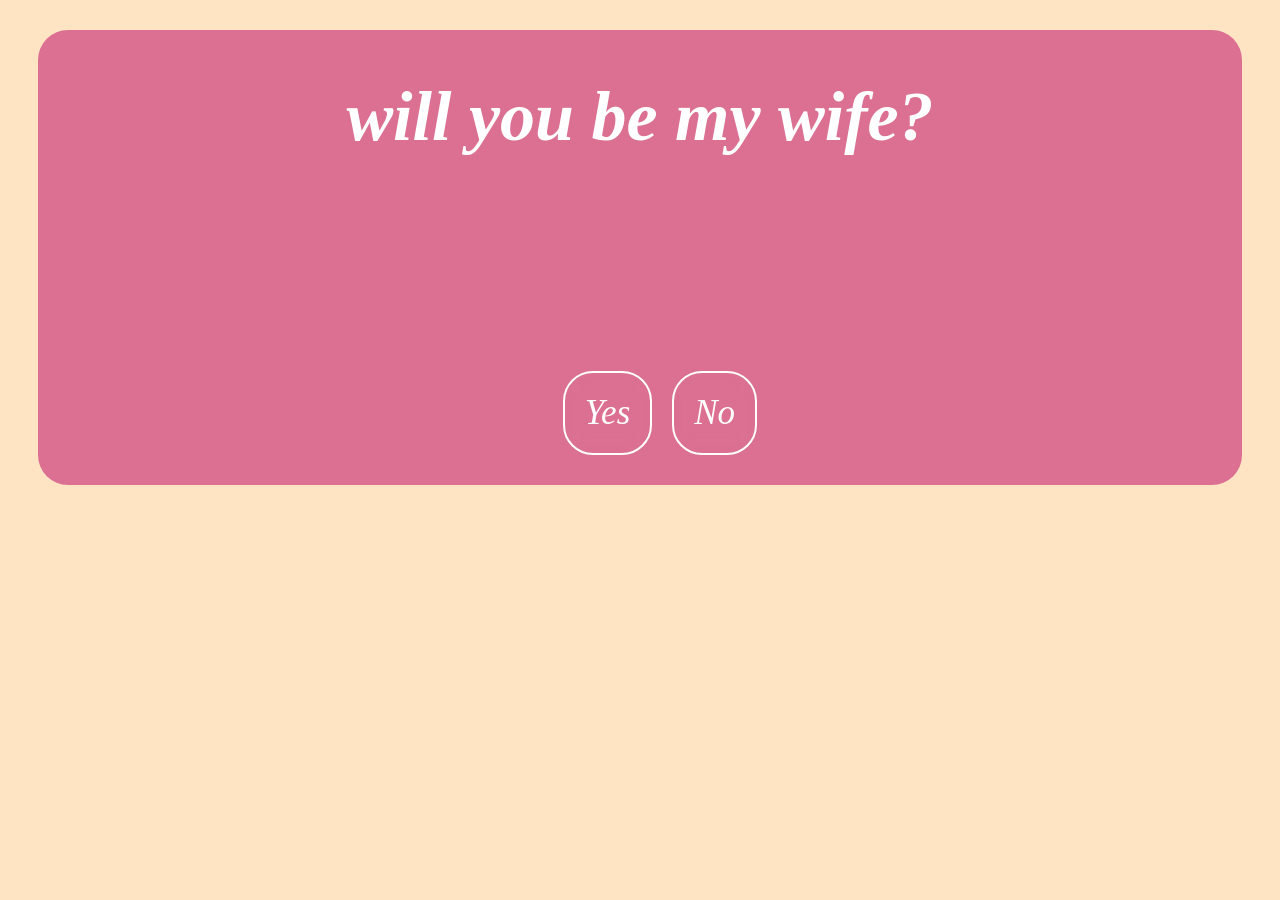
<file: index.html>
<!DOCTYPE html>
<html lang="en">
<head>
    <meta charset="UTF-8">
    <meta name="viewport" content="width=device-width, initial-scale=1.0">
   <link rel="stylesheet" href="style.css">
    <title>Document</title>
</head>
<body id="mambo">
    <div class="boom">
     <h1>will you be my wife?</h1>
     <div class="container">
        <div class="box">
        
              <a href="YES.html" class="btn">
            Yes
        </a>
          <a href="No.html" class="btn">
            No
        </a>
        </div>
     </div>  
      
    </div>
</body>
</html>
</file>
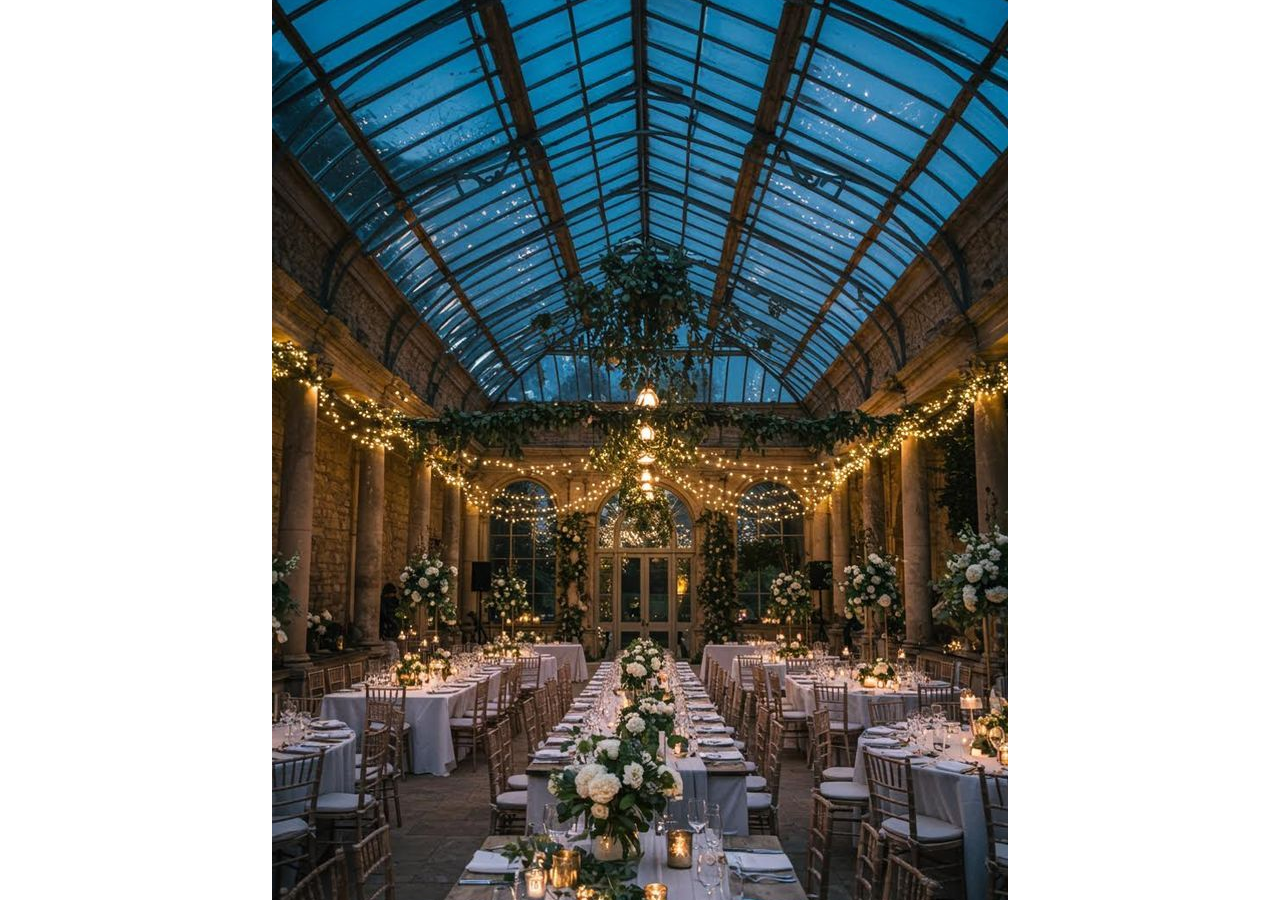
<file: marriage.html>
<!DOCTYPE html>
<html>

<head>
  <meta charset="UTF-8">
  <meta name="viewport" content="width=device-width, initial-scale=1">
  <style>
    body{
      background-image: url("m2.jpg");
      background-attachment: fixed;
      background-repeat: no-repeat;
      background-position: center;
    }
  </style>
  <title></title>
</head>

<body>
  
</body>

</html>
</file>
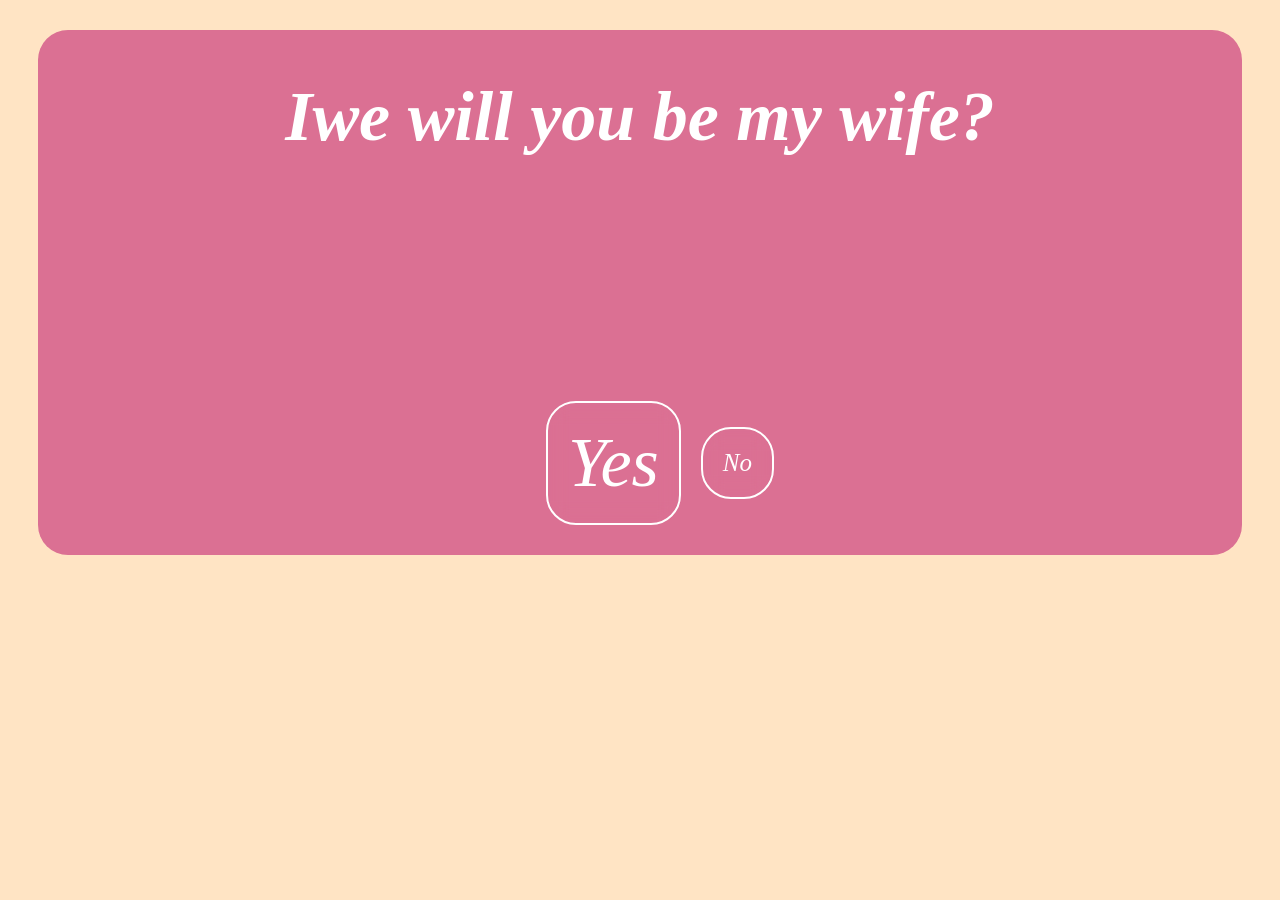
<file: No.html>
<!DOCTYPE html>
<html lang="en">
<head>
    <meta charset="UTF-8">
    <meta name="viewport" content="width=device-width, initial-scale=1.0">
   <link rel="stylesheet" href="style.css">
   <style>
    #p4{
        font-size: 70px ;
    }
    #p3{
        font-size: 25px;
    }

   </style>
    <title>Document</title>
</head>
<body id="mambo">
    <div class="boom">
     <h1>Iwe will you be my wife?</h1>
     <div class="container">
        <div class="box">
        
              <a href="YES.html" class="btn" id="p4">
            Yes
        </a>
          <a href="no2.html" class="btn" id="p3">
            No 
        </a>
        </div>
     </div>  
      
    </div>
</body>
</html>
</file>
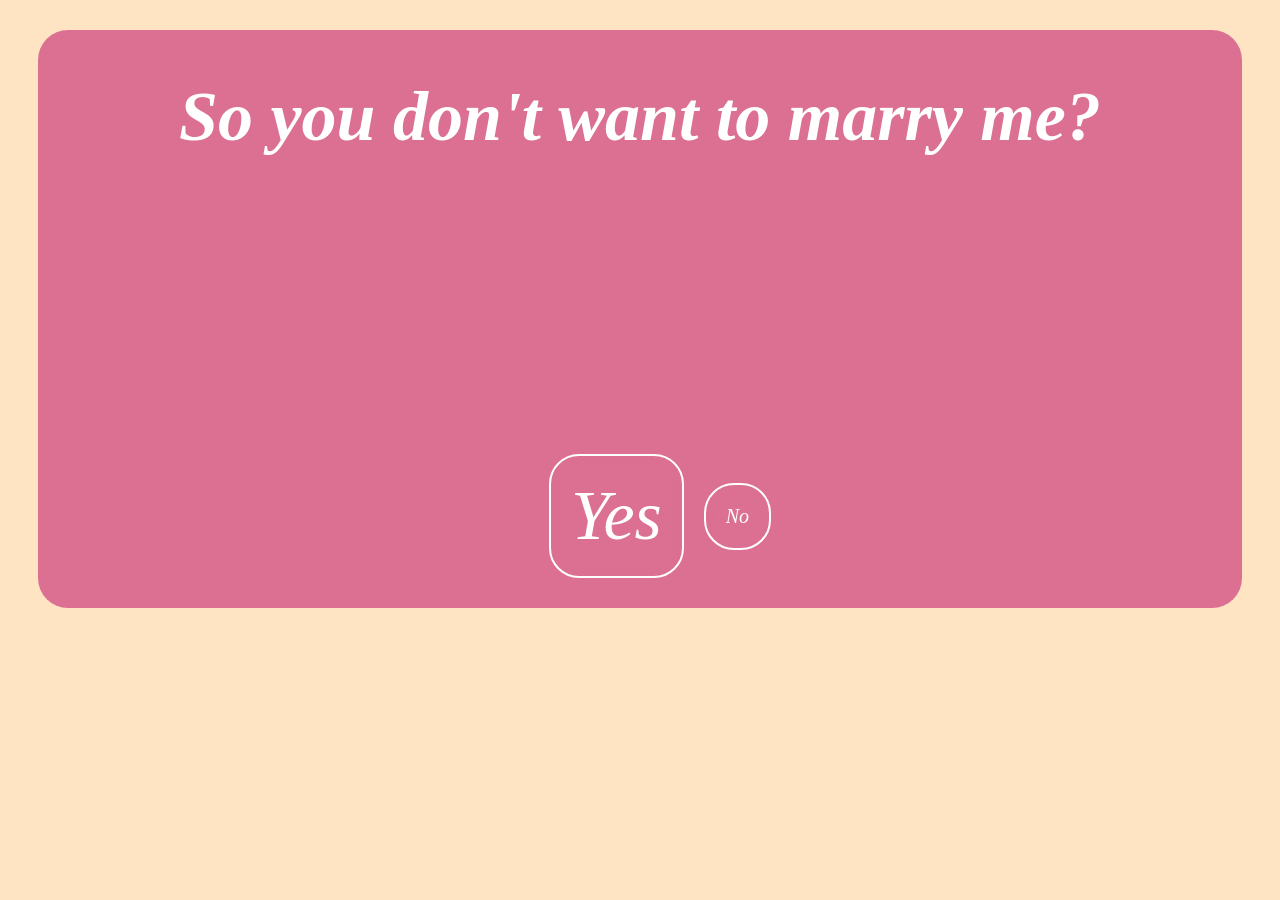
<file: no2.html>
<!DOCTYPE html>
<html lang="en">
<head>
    <meta charset="UTF-8">
    <meta name="viewport" content="width=device-width, initial-scale=1.0">
   <link rel="stylesheet" href="style.css">
   <style>
    #p4{
        font-size: 70px ;
    }
    #p3{
        font-size: 20px;
    }

   </style>
    <title>Document</title>
</head>
<body id="mambo">
    <div class="boom">
     <h1>
        So you don't want to marry me?
     </h1>
     <div class="container">
        <div class="box">
        
              <a href="YES.html" class="btn" id="p4">
            Yes
        </a>
          <a href="no3.html" class="btn" id="p3">
            No 
        </a>
        </div>
     </div>  
      
    </div>
</body>
</html>
</file>
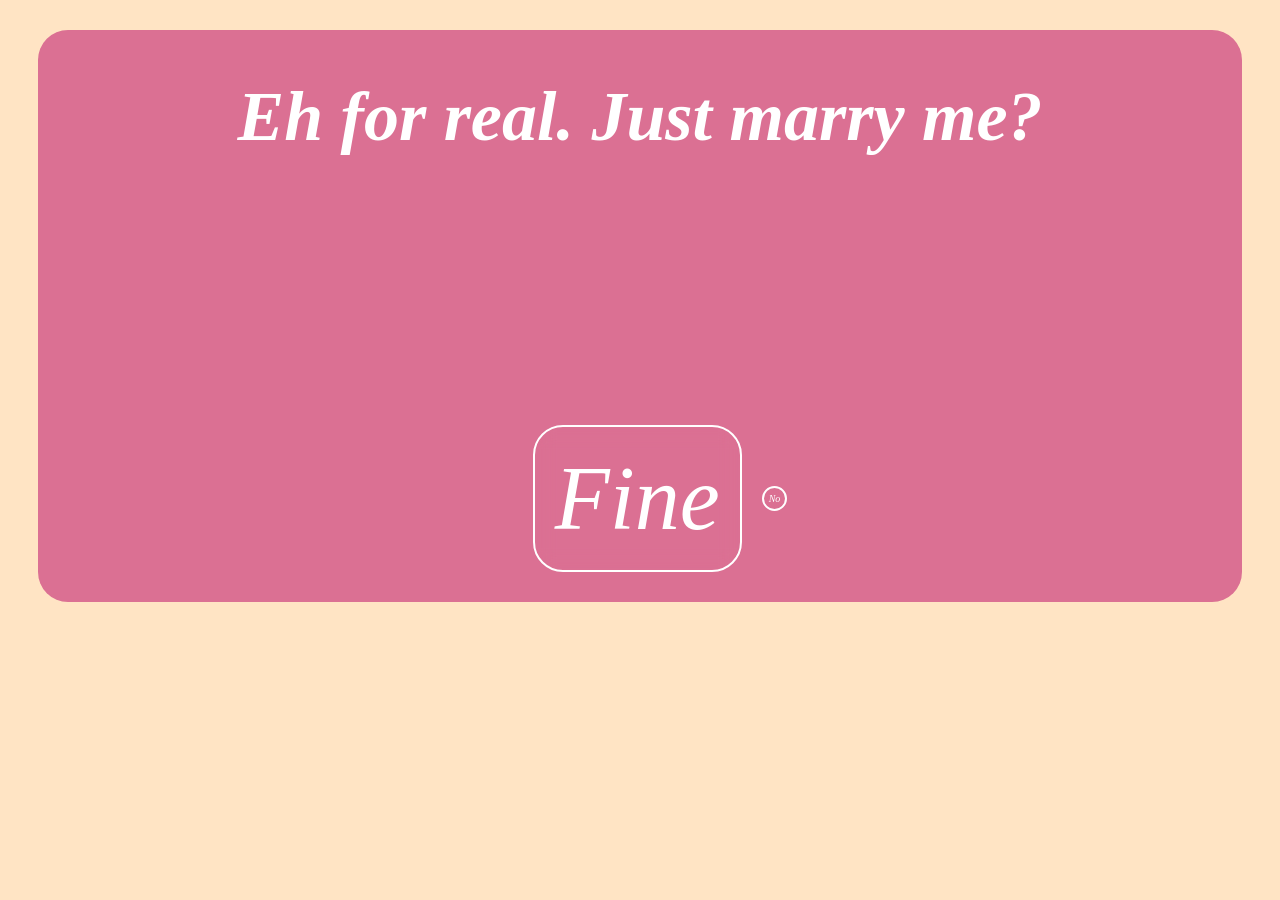
<file: no3.html>
<!DOCTYPE html>
<html lang="en">
<head>
    <meta charset="UTF-8">
    <meta name="viewport" content="width=device-width, initial-scale=1.0">
   <link rel="stylesheet" href="style.css">
   <style>
    #p4{
        font-size: 90px ;
    }
    #p3{
        font-size: 10px;
        padding: 5px;
    }

   </style>
    <title>Document</title>
</head>
<body id="mambo">
    <div class="boom">
     <h1>Eh for real. Just marry me?</h1>
     <div class="container">
        <div class="box">
        
              <a href="YES.html" class="btn" id="p4">
             Fine
        </a>
          <a href="no4.html" class="btn" id="p3">
            No 
        </a>
        </div>
     </div>  
      
    </div>
</body>
</html>
</file>
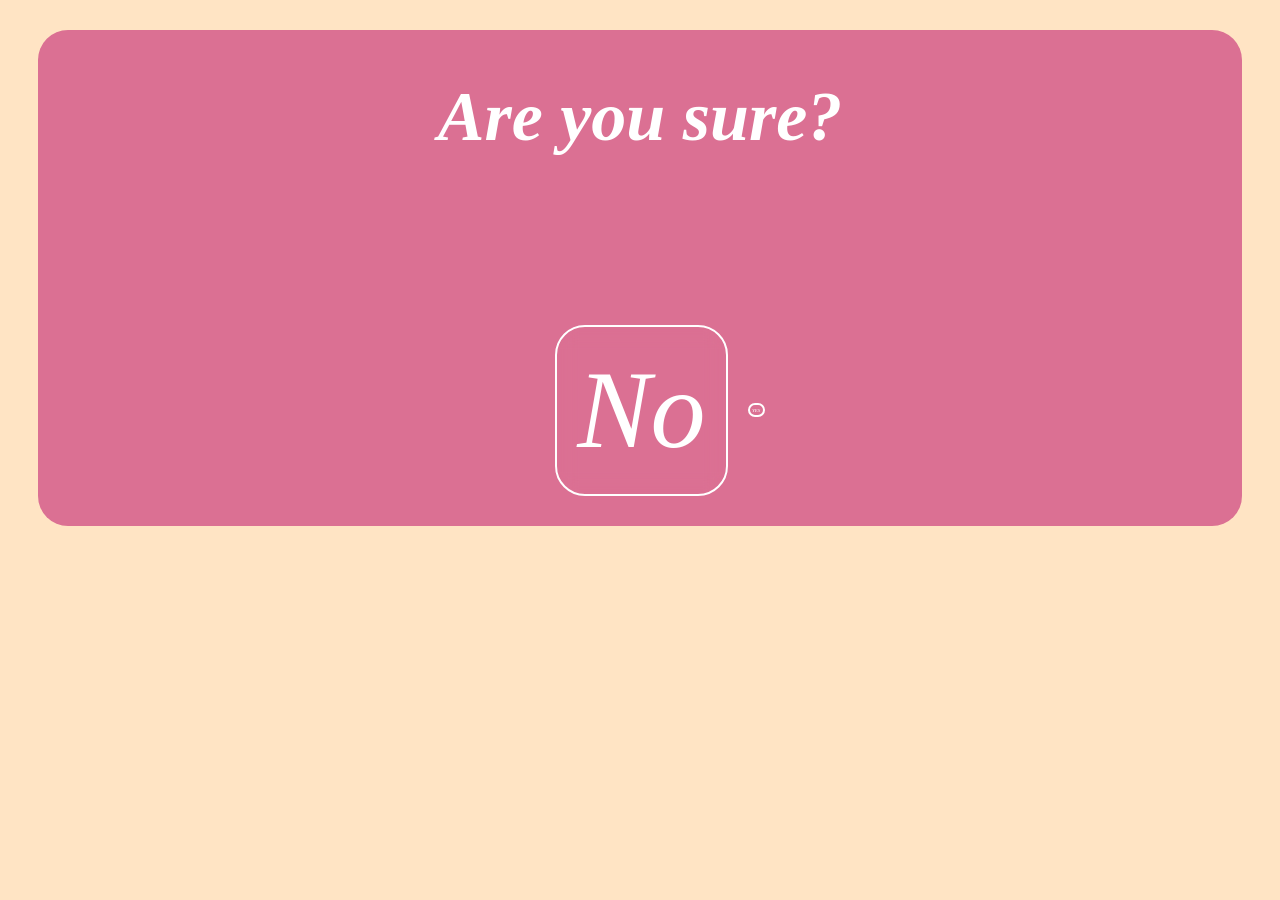
<file: no4.html>
<!DOCTYPE html>
<html lang="en">
<head>
    <meta charset="UTF-8">
    <meta name="viewport" content="width=device-width, initial-scale=1.0">
   <link rel="stylesheet" href="style.css">
   <style>
    #p4{
        font-size: 110px ;
    }
    #p3{
        font-size: 5px;
        padding: 2.5px;
    }

   </style>
    <title>Document</title>
</head>
<body id="mambo">
    <div class="boom">
     <h1>
        Are you sure?
     </h1>
     <div class="container">
        <div class="box">
        
              <a href="YES.html" class="btn" id="p4">
            No
        </a>
          <a href="yes2.html" class="btn" id="p3">
            YES
          </a>
        </div>
     </div>  
      
    </div>
</body>
</html>
</file>
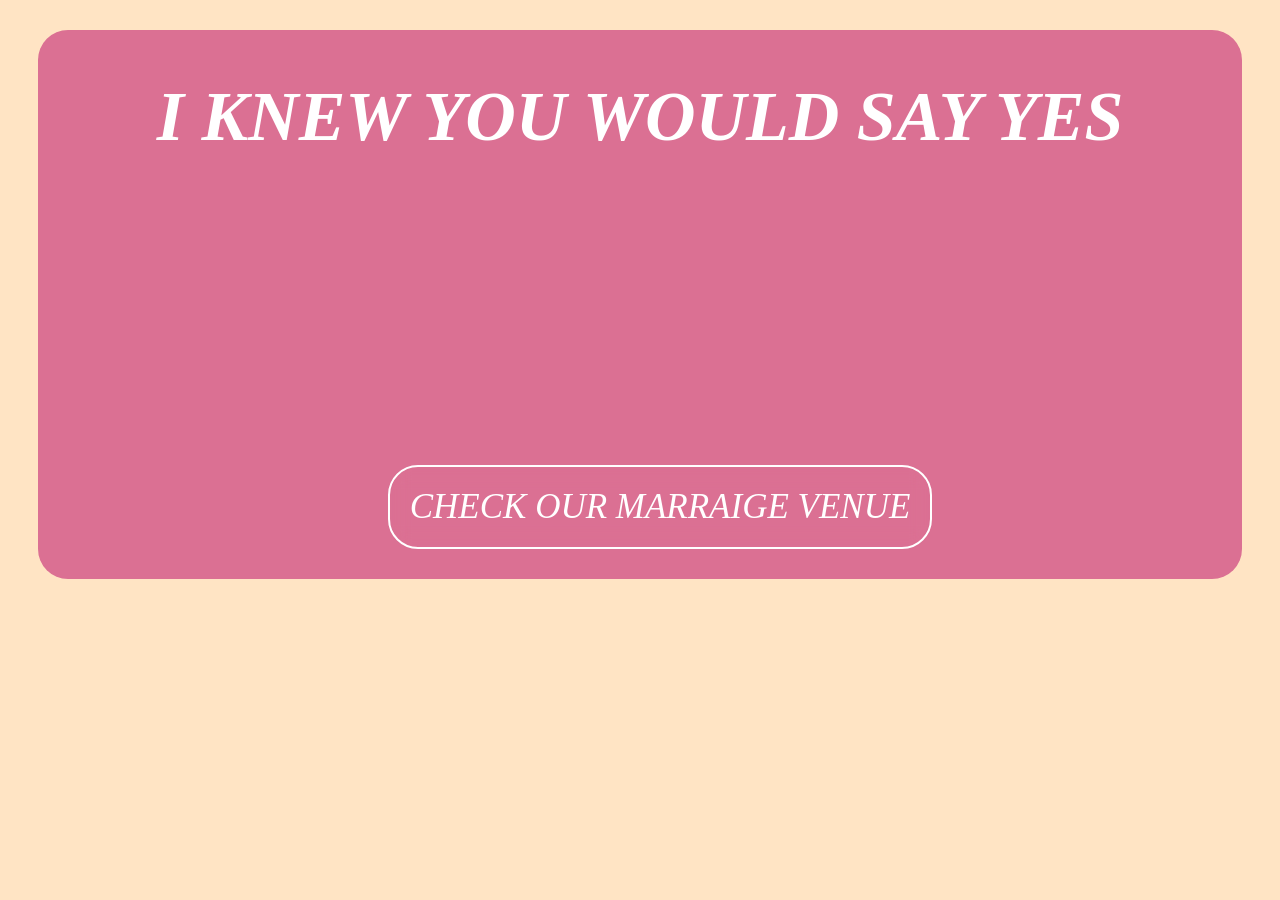
<file: YES.html>
<!DOCTYPE html>
<html lang="en">
<head>
    <meta charset="UTF-8">
    <meta name="viewport" content="width=device-width, initial-scale=1.0">
   <link rel="stylesheet" href="style.css">
    <title>Document</title>
</head>
<body id="mambo">
    <div class="boom">
     <h1>I KNEW YOU WOULD SAY <strong>YES</strong></h1>
     <div class="container">
        <div class="box">
        
              <a href="marriage.html" class="btn">
            CHECK OUR MARRAIGE VENUE
        </a>
        </div>
     </div>  
      
    </div>
</body>
</html>
</file>
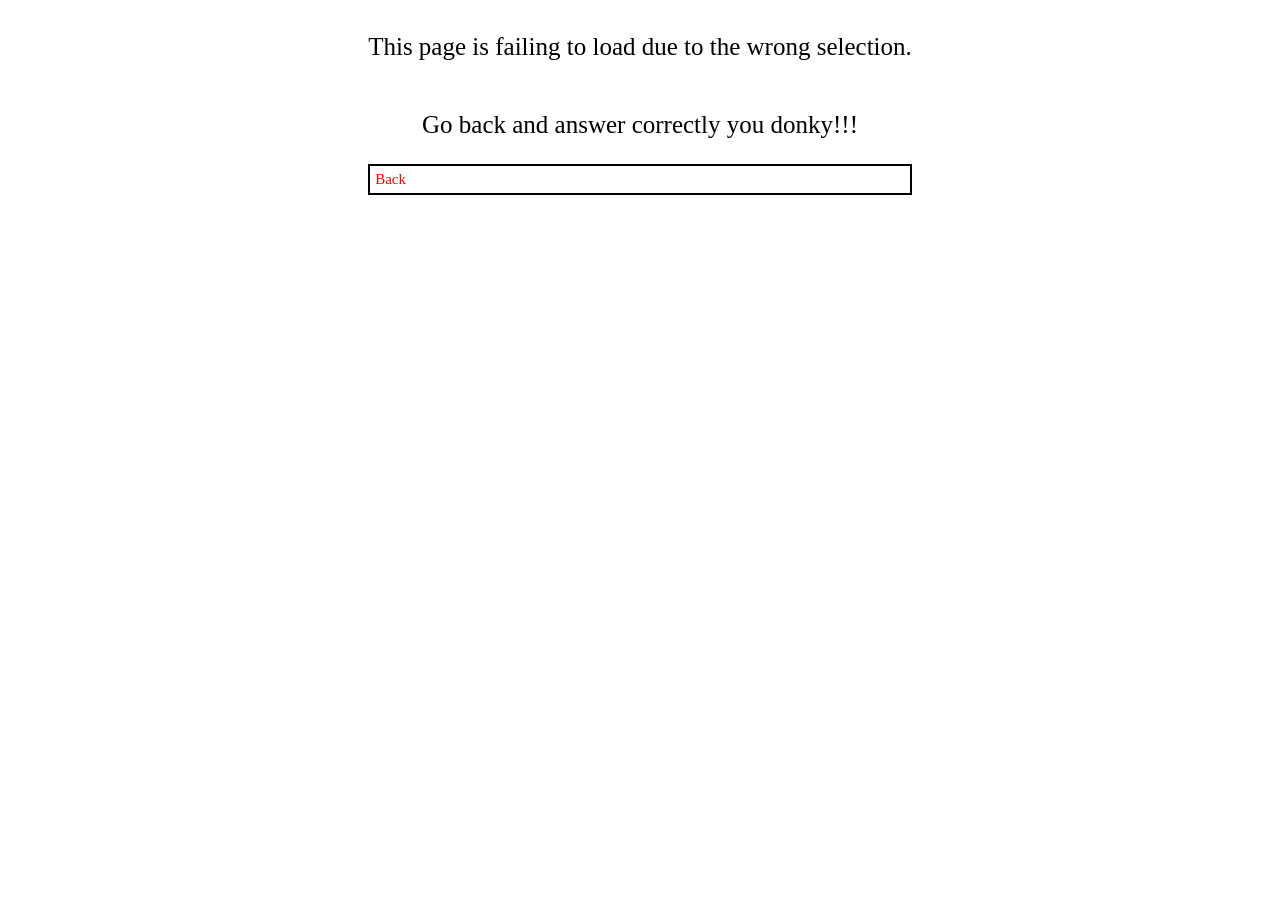
<file: yes2.html>
<!DOCTYPE html>
<html lang="en">
<head>
    <meta charset="UTF-8">
    <meta name="viewport" content="width=device-width, initial-scale=1.0">
    <style>
        body{
            display: grid;
            justify-content: center;
        }
        p{
            font-size: 25px;
            text-align: center;
        }
        a{  
            border: 2px solid black;
            padding: 5px;
            font-size: 15px;
            text-decoration: none;
            color: red;
          justify-content: center;
        }
    </style>
    <title>Document</title>
</head>
<body>
  <p>
    This page is failing to load due to the wrong selection. 
  </p>  
  <p>
    Go back and answer correctly you donky!!!
  </p>
  <a href="no4.html">
    Back
  </a>
</body>
</html>
</file>
<file: style.css>
#mambo{
    background-color: bisque;
}
h1{
    font-size: 70px;
    text-align: center;
    text-justify: center;
    color:#fff;
    font-style: oblique;
}
a{
    list-style: none;
    margin: 10px;
    color: white;
    font-size: 35px;
    text-decoration: none;
    font-style: oblique
}
.btn{
    padding: 20px;
    margin: 10px;
    border-radius: 30px;
    background: transparent;
    backdrop-filter:blur(10px);
    border: 2px solid #fff;

}
.box{
    display: flex;
    height: 100%;
    width: 100%;
    margin: 10px;
    padding: 10px;
    margin-top: 25%;
    align-items: center;
    justify-content: center;
}
.boom{
    margin: 30px;
    display: grid;
    align-items: center;
    justify-content: center;
    background-color: palevioletred;
    border-radius: 30px;
}
</file>
